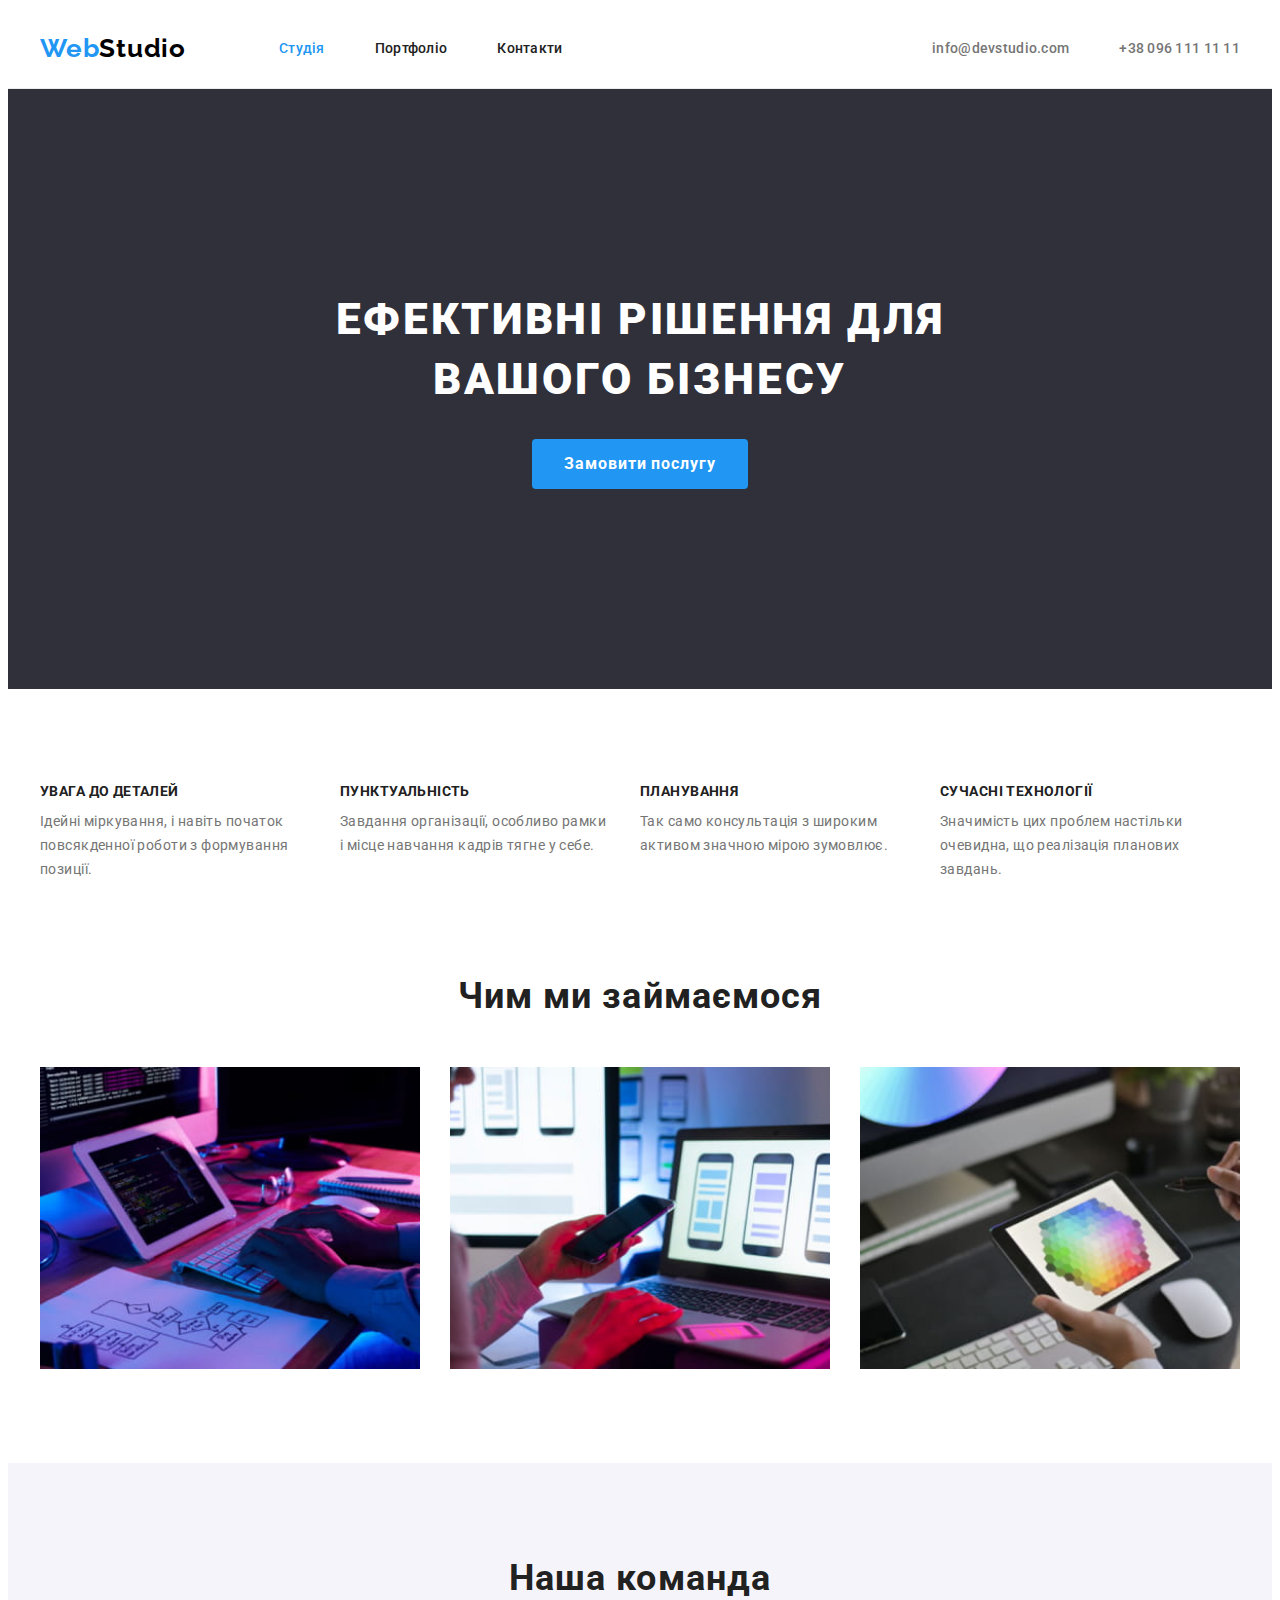
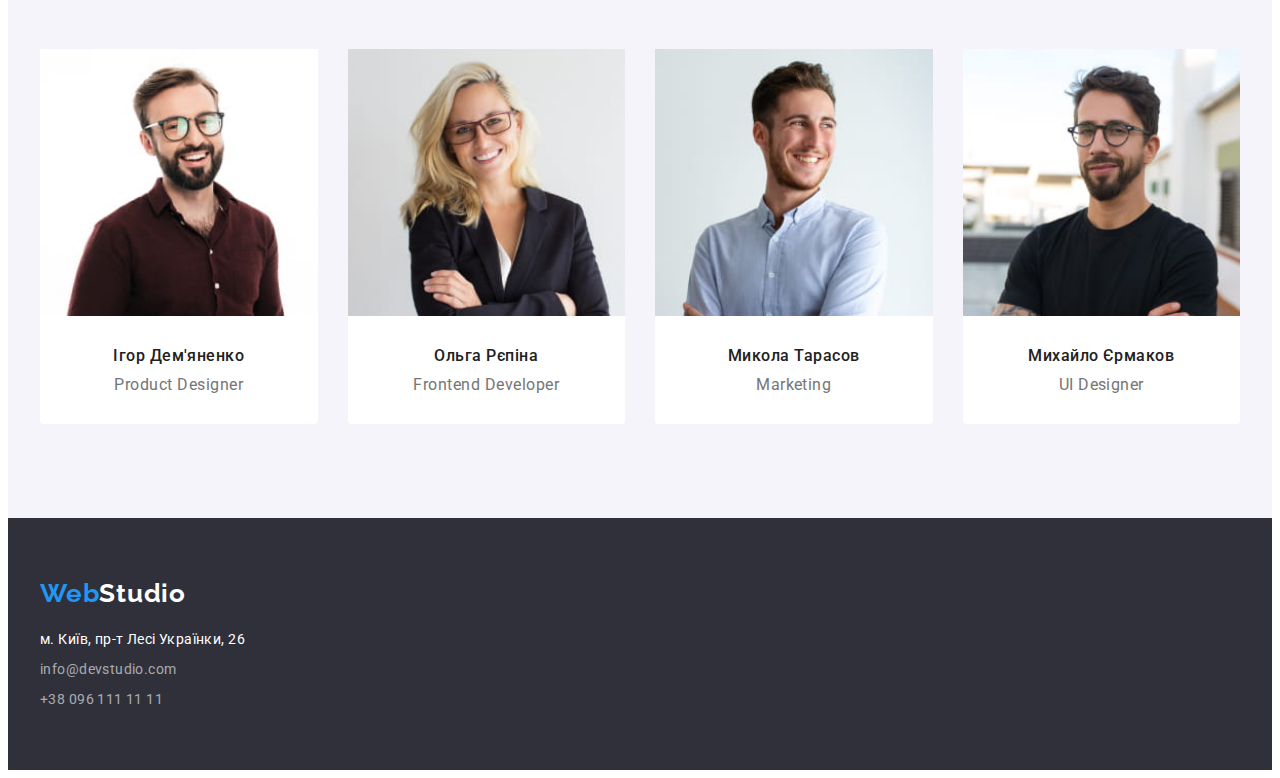
<file: index.html>
<!DOCTYPE html>
<html lang="uk">
  <head>
    <meta charset="UTF-8" />
    <meta http-equiv="X-UA-Compatible" content="IE=edge" />
    <meta name="viewport" content="width=device-width, initial-scale=1.0" />
    <title>Web Studio</title>
    <link rel="preconnect" href="https://fonts.googleapis.com" />
    <link rel="preconnect" href="https://fonts.gstatic.com" crossorigin />
    <link
      href="https://fonts.googleapis.com/css2?family=Raleway:wght@700&family=Roboto:wght@400;500;700;900&display=swap"
      rel="stylesheet"
    />
    <link
      rel="stylesheet"
      href="https://cdnjs.cloudflare.com/ajax/libs/modern-normalize/1.1.0/modern-normalize.min.css"
      integrity="sha512-wpPYUAdjBVSE4KJnH1VR1HeZfpl1ub8YT/NKx4PuQ5NmX2tKuGu6U/JRp5y+Y8XG2tV+wKQpNHVUX03MfMFn9Q=="
      crossorigin="anonymous"
      referrerpolicy="no-referrer"
    />
    <link rel="stylesheet" href="./css/styles.css" type="text/css" />
  </head>
  <body>
    <header class="header">
      <!-- Навігація -->
      <div class="container">
        <nav class="main-nav">
          <!-- Логотип -->
          <a href="./index.html" lang="en" class="logo">
            <span class="logo-web">Web</span>Studio
          </a>
          <ul class="header-nav list">
            <li class="header-nav-item">
              <a href="./index.html" class="header-nav-link current link">
                Студія</a
              >
            </li>
            <li class="header-nav-item">
              <a href="./portfolio.html" class="header-nav-link link">
                Портфоліо
              </a>
            </li>
            <li class="header-nav-item">
              <a href="#" class="header-nav-link link">Контакти</a>
            </li>
          </ul>
        </nav>
        <ul class="header-contacts list">
          <li class="header-contact-item">
            <a href="mailto:info@devstudio.com" class="header-contact link">
              info@devstudio.com
            </a>
          </li>
          <li class="header-contact-item">
            <a href="tel:+380961111111" class="header-contact link">
              +38 096 111 11 11
            </a>
          </li>
        </ul>
      </div>
    </header>
    <main>
      <!-- Hero -->
      <section class="hero section">
        <div class="container">
          <h1 class="hero-title">Ефективні рішення для вашого бізнесу</h1>
          <button type="button" class="hero-button">Замовити послугу</button>
        </div>
      </section>
      <!-- Переваги -->
      <section class="advantages section">
        <div class="container">
          <h2 class="title-hidden">Наші переваги</h2>
          <ul class="advantages-list list">
            <li class="advantages-item">
              <h3 class="advantages-title">Увага до деталей</h3>
              <p class="advantages-text">
                Ідейні міркування, і навіть початок повсякденної роботи з
                формування позиції.
              </p>
            </li>
            <li class="advantages-item">
              <h3 class="advantages-title">Пунктуальність</h3>
              <p class="advantages-text">
                Завдання організації, особливо рамки і місце навчання кадрів
                тягне у себе.
              </p>
            </li>
            <li class="advantages-item">
              <h3 class="advantages-title">Планування</h3>
              <p class="advantages-text">
                Так само консультація з широким активом значною мірою зумовлює.
              </p>
            </li>
            <li class="advantages-item">
              <h3 class="advantages-title">Сучасні технології</h3>
              <p class="advantages-text">
                Значимість цих проблем настільки очевидна, що реалізація
                планових завдань.
              </p>
            </li>
          </ul>
        </div>
      </section>
      <!-- Чим ми займаємося -->
      <section class="speciality section">
        <div class="container">
          <h2 class="speciality-title section-title">Чим ми займаємося</h2>
          <ul class="speciality-list list">
            <li class="speciality-item">
              <img
                src="./images/coder.jpg"
                alt="Програміст, який працює за робочим столом в офісі"
                width="370"
                height="294"
                class="speciality-img img"
              />
            </li>
            <li class="speciality-item">
              <img
                src="./images/ui-designer.jpg"
                alt="Юай-дизайнер з телефоном в руці переглядає макети веб-інтерфейсу на ноутбуці"
                width="370"
                height="294"
                class="speciality-img img"
              />
            </li>
            <li class="speciality-item">
              <img
                src="./images/artist.jpg"
                alt="Творчий художник веб-дизайну тримає графічний планшет із палітрою кольорів"
                width="370"
                height="294"
                class="speciality-img img"
              />
            </li>
          </ul>
        </div>
      </section>
      <!-- Команда -->
      <section class="team section">
        <div class="container">
          <h2 class="team-title section-title">Наша команда</h2>
          <ul class="team-list list">
            <li class="team-card">
              <img
                src="./images/igor.jpg"
                alt="Молодий білий чоловік з темним коротким волоссям і короткою бородою в окулярах та темно-бордовій сорочці"
                width="270"
                height="260"
                class="team-member-img img"
              />
              <div class="team-member-footer">
                <h3 class="team-member">Ігор Дем'яненко</h3>
                <p class="team-member-position">Product Designer</p>
              </div>
            </li>
            <li class="team-card">
              <img
                src="./images/olga.jpg"
                alt="Молода біла жінка з довгим білявим волоссям в окулярах та чорному піджаку"
                width="270"
                height="260"
                class="team-member-img img"
              />
              <div class="team-member-footer">
                <h3 class="team-member">Ольга Рєпіна</h3>
                <p class="team-member-position">Frontend Developer</p>
              </div>
            </li>
            <li class="team-card">
              <img
                src="./images/mykola.jpg"
                alt="Молодий білий чоловік з русявим волоссям та короткою бородою в блакитній сорочці"
                width="270"
                height="260"
                class="team-member-img img"
              />
              <div class="team-member-footer">
                <h3 class="team-member">Микола Тарасов</h3>
                <p class="team-member-position">Marketing</p>
              </div>
            </li>
            <li class="team-card">
              <img
                src="./images/mykhailo.jpg"
                alt="Молодий білий чоловік з темним коротким волоссям і короткою бородою в окулярах та чорній футболці"
                width="270"
                height="260"
                class="team-member-img img"
              />
              <div class="team-member-footer">
                <h3 class="team-member">Михайло Єрмаков</h3>
                <p class="team-member-position">UI Designer</p>
              </div>
            </li>
          </ul>
        </div>
      </section>
    </main>
    <!-- Підвал -->
    <footer class="footer">
      <div class="container">
        <a href="./index.html" lang="en" class="footer-logo logo-link">
          <span class="logo-web">Web</span>Studio
        </a>
        <address>
          <ul class="footer-contacts list">
            <li class="footer-contact-item">
              <a
                href="https://goo.gl/maps/NJSrtaBUTpCPPySD8"
                rel="nofollow noreferrer noopener"
                class="footer-contact address link"
              >
                м. Київ, пр-т Лесі Українки, 26
              </a>
            </li>
            <li class="footer-contact-item">
              <a href="mailto:info@devstudio.com" class="footer-contact link">
                info@devstudio.com
              </a>
            </li>
            <li class="footer-contact-item">
              <a href="tel:+380961111111" class="footer-contact link">
                +38 096 111 11 11
              </a>
            </li>
          </ul>
        </address>
      </div>
    </footer>
  </body>
</html>
</file>
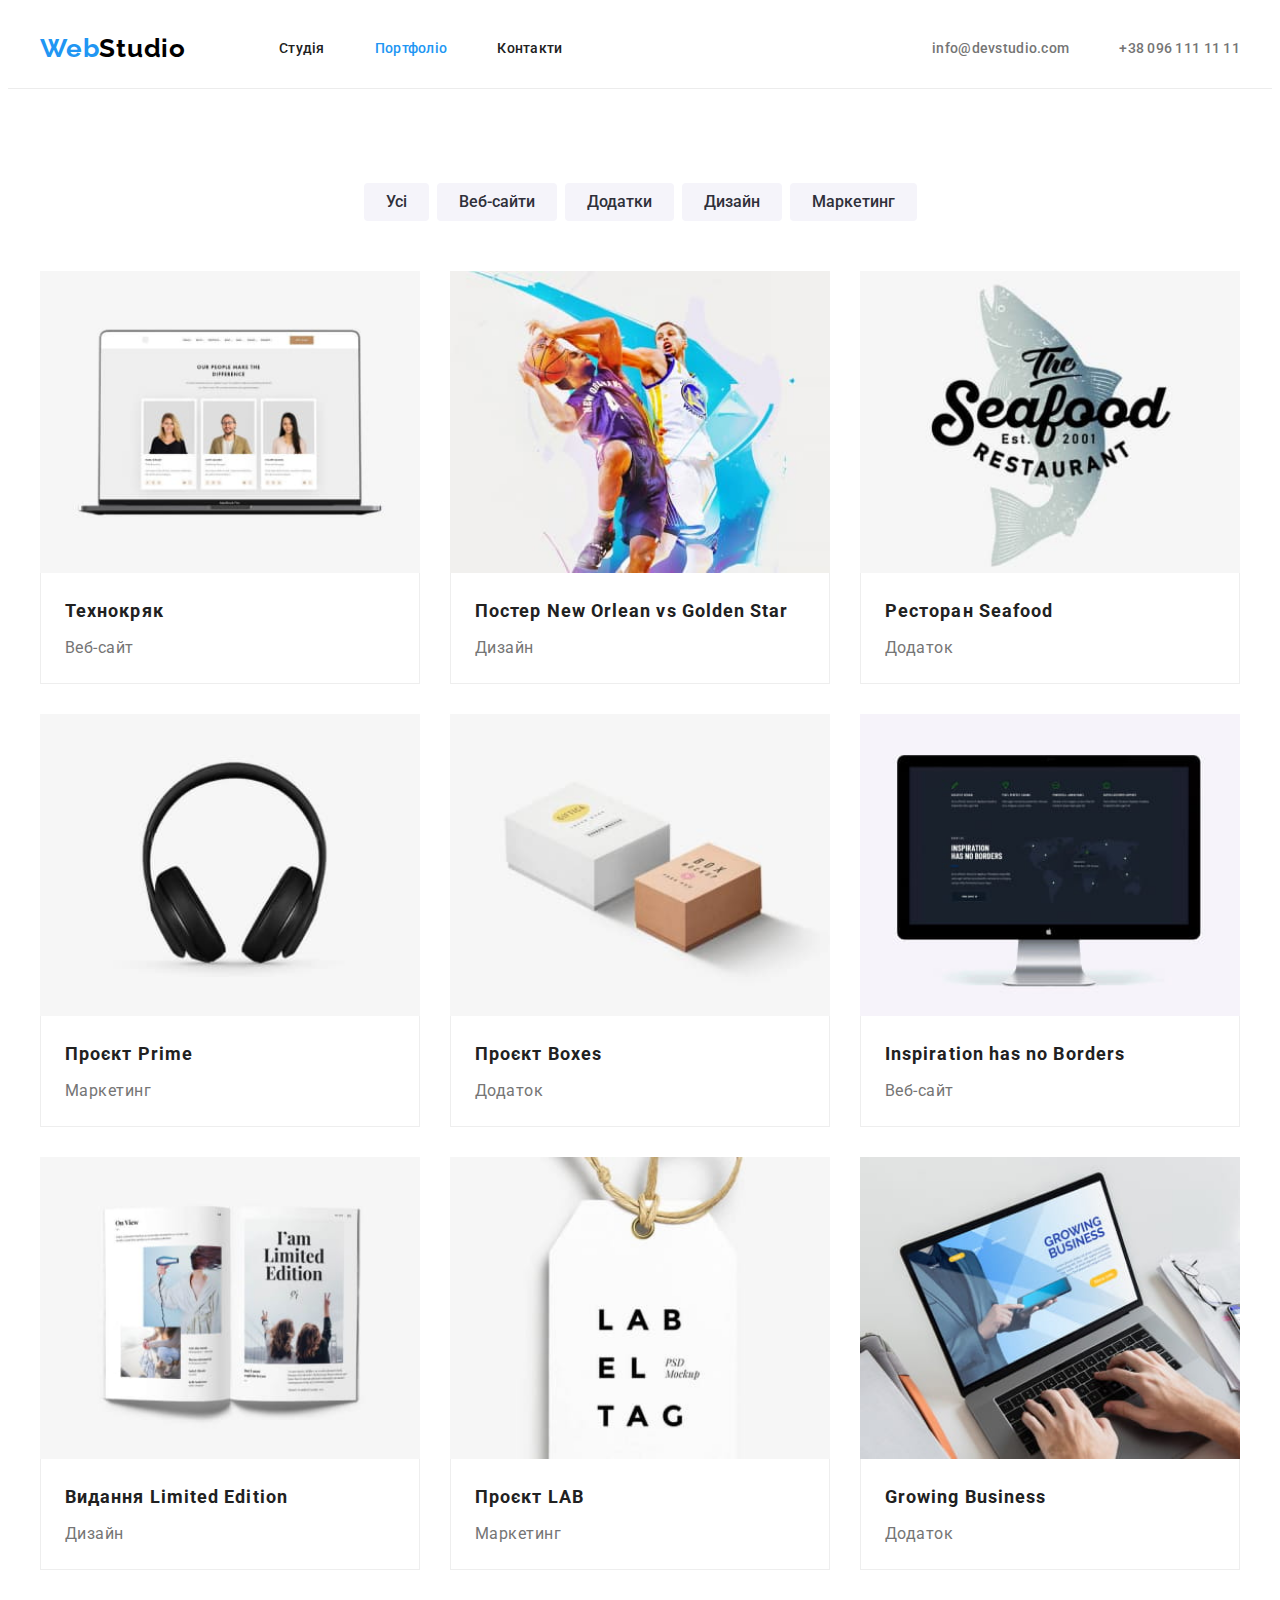
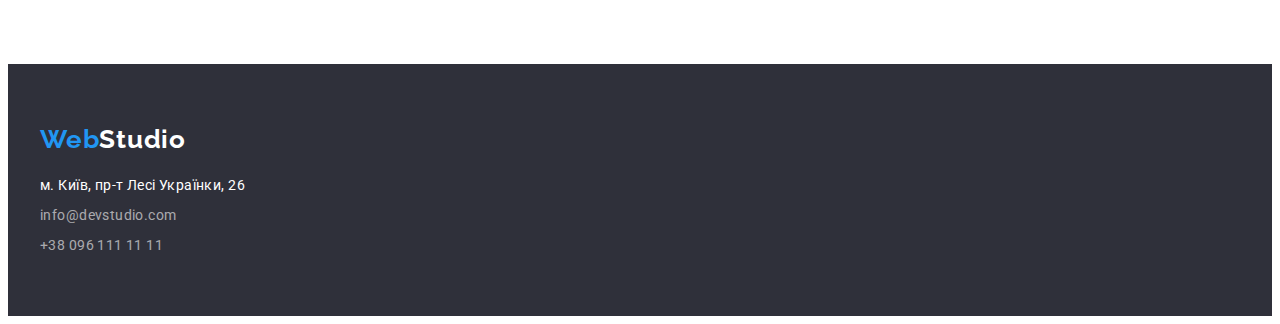
<file: portfolio.html>
<!DOCTYPE html>
<html lang="uk">
  <head>
    <meta charset="UTF-8" />
    <meta http-equiv="X-UA-Compatible" content="IE=edge" />
    <meta name="viewport" content="width=device-width, initial-scale=1.0" />
    <title>Портфоліо</title>
    <link rel="preconnect" href="https://fonts.googleapis.com" />
    <link rel="preconnect" href="https://fonts.gstatic.com" crossorigin />
    <link
      href="https://fonts.googleapis.com/css2?family=Raleway:wght@700&family=Roboto:wght@400;500;700;900&display=swap"
      rel="stylesheet"
    />
    <link
      rel="stylesheet"
      href="https://cdnjs.cloudflare.com/ajax/libs/modern-normalize/1.1.0/modern-normalize.min.css"
      integrity="sha512-wpPYUAdjBVSE4KJnH1VR1HeZfpl1ub8YT/NKx4PuQ5NmX2tKuGu6U/JRp5y+Y8XG2tV+wKQpNHVUX03MfMFn9Q=="
      crossorigin="anonymous"
      referrerpolicy="no-referrer"
    />
    <link rel="stylesheet" href="./css/styles.css" type="text/css" />
  </head>
  <body>
    <header class="header">
      <!-- Навігація -->
      <div class="container">
        <nav class="main-nav">
          <!-- Логотип -->
          <a href="./index.html" lang="en" class="logo">
            <span class="logo-web">Web</span>Studio
          </a>
          <ul class="header-nav list">
            <li class="header-nav-item">
              <a href="./index.html" class="header-nav-link link">Студія</a>
            </li>
            <li class="header-nav-item">
              <a href="./portfolio.html" class="header-nav-link current link"
                >Портфоліо</a
              >
            </li>
            <li class="header-nav-item">
              <a href="#" class="header-nav-link link">Контакти</a>
            </li>
          </ul>
        </nav>
        <ul class="header-contacts list">
          <li class="header-contact-item">
            <a href="mailto:info@devstudio.com" class="header-contact link"
              >info@devstudio.com</a
            >
          </li>
          <li class="header-contact-item">
            <a href="tel:+380961111111" class="header-contact link"
              >+38 096 111 11 11</a
            >
          </li>
        </ul>
      </div>
    </header>
    <main>
      <section class="section">
        <div class="container">
          <h1 class="title-hidden">Портфоліо</h1>
          <!-- Кнопки фільтру -->
          <ul class="filter-list list">
            <li><button type="button" class="filter-button">Усі</button></li>
            <li>
              <button type="button" class="filter-button">Веб-сайти</button>
            </li>
            <li>
              <button type="button" class="filter-button">Додатки</button>
            </li>
            <li><button type="button" class="filter-button">Дизайн</button></li>
            <li>
              <button type="button" class="filter-button">Маркетинг</button>
            </li>
          </ul>
          <!-- Картки портфоліо -->
          <ul class="portfolio-list list">
            <li class="portfolio-card">
              <a href="#" class="portfolio-card-link link">
                <img
                  src="./images/technocrjak.jpg"
                  alt="відкритий ноутбук"
                  width="370"
                  height="294"
                  class="portfolio-card-img img"
                />
                <div class="portfolio-card-footer">
                  <h2 class="portfolio-card-title">Технокряк</h2>
                  <p class="portfolio-card-text">Веб-сайт</p>
                </div>
              </a>
            </li>
            <li class="portfolio-card">
              <a href="#" class="portfolio-card-link link">
                <img
                  src="./images/basketball.jpg"
                  alt="двоє баскетболістів з м'ячем"
                  width="370"
                  height="294"
                  class="portfolio-card-img img"
                />
                <div class="portfolio-card-footer">
                  <h2 class="portfolio-card-title">
                    Постер New Orlean vs Golden Star
                  </h2>
                  <p class="portfolio-card-text">Дизайн</p>
                </div>
              </a>
            </li>
            <li class="portfolio-card">
              <a href="#" class="portfolio-card-link link">
                <img
                  src="./images/seafood.jpg"
                  alt="напис сіфуд ресторан на фоні лосося"
                  width="370"
                  height="294"
                  class="portfolio-card-img img"
                />
                <div class="portfolio-card-footer">
                  <h2 class="portfolio-card-title">Ресторан Seafood</h2>
                  <p class="portfolio-card-text">Додаток</p>
                </div>
              </a>
            </li>
            <li class="portfolio-card">
              <a href="#" class="portfolio-card-link link">
                <img
                  src="./images/prime.jpg"
                  alt="навушники"
                  width="370"
                  height="294"
                  class="portfolio-card-img img"
                />
                <div class="portfolio-card-footer">
                  <h2 class="portfolio-card-title">Проєкт Prime</h2>
                  <p class="portfolio-card-text">Маркетинг</p>
                </div>
              </a>
            </li>
            <li class="portfolio-card">
              <a href="#" class="portfolio-card-link link">
                <img
                  src="./images/boxes.jpg"
                  alt="дві коробки"
                  width="370"
                  height="294"
                  class="portfolio-card-img img"
                />
                <div class="portfolio-card-footer">
                  <h2 class="portfolio-card-title">Проєкт Boxes</h2>
                  <p class="portfolio-card-text">Додаток</p>
                </div>
              </a>
            </li>
            <li class="portfolio-card">
              <a href="#" class="portfolio-card-link link">
                <img
                  src="./images/no-borders.jpg"
                  alt="епл монітор з картою світу"
                  width="370"
                  height="294"
                  class="portfolio-card-img img"
                />
                <div class="portfolio-card-footer">
                  <h2 class="portfolio-card-title">
                    Inspiration has no Borders
                  </h2>
                  <p class="portfolio-card-text">Веб-сайт</p>
                </div>
              </a>
            </li>
            <li class="portfolio-card">
              <a href="#" class="portfolio-card-link link">
                <img
                  src="./images/limited-edition.jpg"
                  alt="розгорнутий журнал"
                  width="370"
                  height="294"
                  class="portfolio-card-img img"
                />
                <div class="portfolio-card-footer">
                  <h2 class="portfolio-card-title">Видання Limited Edition</h2>
                  <p class="portfolio-card-text">Дизайн</p>
                </div></a
              >
            </li>
            <li class="portfolio-card">
              <a href="#" class="portfolio-card-link link">
                <img
                  src="./images/lab.jpg"
                  alt="бірка з написом лейбел тег"
                  width="370"
                  height="294"
                  class="portfolio-card-img img"
                />
                <div class="portfolio-card-footer">
                  <h2 class="portfolio-card-title">Проєкт LAB</h2>
                  <p class="portfolio-card-text">Маркетинг</p>
                </div>
              </a>
            </li>
            <li class="portfolio-card">
              <a href="#" class="portfolio-card-link link">
                <img
                  src="./images/business.jpg"
                  alt="чоловічі руки друкують за відкритим ноутбуком"
                  width="370"
                  height="294"
                  class="portfolio-card-img img"
                />
                <div class="portfolio-card-footer">
                  <h2 class="portfolio-card-title">Growing Business</h2>
                  <p class="portfolio-card-text">Додаток</p>
                </div>
              </a>
            </li>
          </ul>
        </div>
      </section>
    </main>
    <!-- Підвал -->
    <footer class="footer">
      <div class="container">
        <a href="./index.html" lang="en" class="footer-logo logo-link">
          <span class="logo-web">Web</span>Studio
        </a>
        <address>
          <ul class="footer-contacts list">
            <li class="footer-contact-item">
              <a
                href="https://goo.gl/maps/NJSrtaBUTpCPPySD8"
                rel="nofollow noreferrer noopener"
                class="footer-contact address link"
                >м. Київ, пр-т Лесі Українки, 26
              </a>
            </li>
            <li class="footer-contact-item">
              <a href="mailto:info@devstudio.com" class="footer-contact link"
                >info@devstudio.com</a
              >
            </li>
            <li class="footer-contact-item">
              <a href="tel:+380961111111" class="footer-contact link"
                >+38 096 111 11 11</a
              >
            </li>
          </ul>
        </address>
      </div>
    </footer>
  </body>
</html>
</file>
<file: css/styles.css>
/* Primary Background #FFFFFF */
/* Secondary Background #2F303A */
/* Team Section Background #F5F4FA */
/* Accent #2196F3 */
/* Primary Text #757575 */
/* Secondary Text #212121 */
/* Footer Contacts rgba(255, 255, 255, 0.6); */
/* Filter Button #F5F4FA */
/* Hero Button Active #188CE8 */
/* Header Border #ECECEC */
/* Portfolio Card Border #EEEEEE */

:root {
  --background-primary: #ffffff;
  --background-secondary: #2f303a;
  --background-button-and-team: #f5f4fa;
  --text-primary: #757575;
  --text-secondary: #212121;
  --text-footer-contacts: rgba(255, 255, 255, 0.6);
  --accent: #2196f3;
  --header-logo-color: #000000;
  --hero-button-active: #188ce8;
  --header-border: #ECECEC;
  --portfolio-card-border: #EEEEEE;
}

body {
  background-color: var(--background-primary);
  color: var(--text-primary);
  font-family: Roboto, "Helvetica Neue", "Segoe UI", sans-serif;
}

h1,
h2,
h3,
h4,
h5,
h6,
p {
  margin: 0;
}

ul {
  list-style: none;
  margin: 0;
  padding: 0;
}

.title-hidden {
  position: absolute;
  clip: rect(0 0 0 0);
  width: 1px;
  height: 1px;
  margin: -1px;
}

.section-title {
  font-size: 36px;
  line-height: calc(42 / 36);
  letter-spacing: 0.03em;
  text-align: center;
  color: var(--text-secondary);
}

.link,
.logo-link {
  font-style: normal;
  text-decoration: none;
}

.hero,
.footer {
  background-color: var(--background-secondary);
}

.container {
  width: 1200px;
  margin-left: auto;
  margin-right: auto;
  padding-right: 15px;
  padding-left: 15px;
}

.section {
  padding-top: 94px;
  padding-bottom: 94px;
}

.img {
  display: block;
  width: 100%;
  height: auto;
}

/* -----------Навігація----------- */

.header {
  border-bottom: 1px solid var(--header-border);
}

.header .container,
.main-nav,
.header-nav,
.header-contacts {
  display: flex;
}

.header-nav {
  gap: 50px;
  flex-basis: calc((100% - 100px) / 3);
}

.header-contacts {
  gap: 50px;
}

.main-nav,
.header-contacts {
  align-items: center;
}

.header-nav {
  margin-left: 93px;
}

.logo {
  padding-top: 24px;
  padding-bottom: 24px;
  font-family: Raleway, sans-serif;
  font-weight: 700;
  font-size: 26px;
  line-height: calc(31 / 26);
  letter-spacing: 0.03em;
  text-decoration: none;
  color: var(--header-logo-color);
}

.header-nav-link,
.header-contact {
  display: block;
  padding: 32px 0;

  font-weight: 500;
  font-size: 14px;
  line-height: calc(16 / 14);
  letter-spacing: 0.02em;
  text-decoration: none;
  color: var(--text-secondary);
}

.logo-web,
.current,
.link:hover,
.link:focus {
  color: var(--accent);
}

.header-contacts {
  margin-left: auto;
}

.header-contact {
  color: inherit;
}

/* -----------Hero----------- */

.hero {
  text-align: center;
  padding: 200px 0;
}

.hero-title {
  width: 696px;
  margin-left: auto;
  margin-right: auto;
  margin-bottom: 30px;
  font-weight: 900;
  font-size: 44px;
  line-height: calc(60 / 44);
  text-align: center;
  letter-spacing: 0.06em;
  text-transform: uppercase;
  color: var(--background-primary);
}

.hero-button {
  display: inline-block;
  text-align: center;
  padding: 10px 32px;
  border-radius: 4px;
  border: 0 solid transparent;
  font-family: inherit;
  font-weight: 700;
  font-size: 16px;
  line-height: calc(30 / 16);
  letter-spacing: 0.06em;
  background-color: var(--accent);
  color: var(--background-primary);
  cursor: pointer;
}

.hero-button:hover,
.hero-button:focus {
  background-color: var(--hero-button-active);
}

/* -----------Переваги----------- */

.advantages-list {
  display: flex;
  gap: 30px;
  flex-basis: calc((100% - 3 * 30px) / 4);
}

.advantages-item {
  width: 270px;
}

.advantages-title {
  margin-bottom: 10px;
  font-size: 14px;
  line-height: calc(16 / 14);
  letter-spacing: 0.03em;
  text-transform: uppercase;
  color: var(--text-secondary);
}

.advantages-text {
  font-weight: 400;
  font-size: 14px;
  line-height: calc(24 / 14);
  letter-spacing: 0.03em;
}

/* -----------Чим ми займаємося----------- */

.speciality {
  padding-top: 0;
}

.speciality-title {
  margin-bottom: 50px;
}

.speciality-list {
  display: flex;
  gap: 30px;
}

.speciality-item {
  width: calc((100% - 60px) / 3);
}

/* -----------Команда----------- */

.team-title {
  margin-bottom: 50px;
}

.team-list {
  display: flex;
  flex-wrap: wrap;
  gap: 30px;
}

.team {
  background-color: var(--background-button-and-team);
}

.team-card {
  border-radius: 0px 0px 4px 4px;
  width: calc((100% - 90px) / 4);
  background-color: var(--background-primary);
}

.team-member-footer {
  padding-top: 30px;
  padding-bottom: 30px;
  text-align: center;
}

.team-member {
  margin-bottom: 10px;
  font-weight: 500;
  font-size: 16px;
  line-height: calc(19 / 16);
  letter-spacing: 0.03em;
  color: var(--text-secondary);
}

.team-member-position {
  font-size: 16px;
  line-height: calc(19 / 16);
  letter-spacing: 0.03em;
}

/* -----------Підвал----------- */

.footer {
  background-color: var(--background-secondary);
}

.footer {
  padding-top: 60px;
  padding-bottom: 60px;
}

.footer-logo {
  display: block;
  margin-bottom: 20px;
  font-family: Raleway, sans-serif;
  font-weight: 700;
  font-size: 26px;
  line-height: calc(31 / 26);
  letter-spacing: 0.03em;
  color: var(--background-primary);
}

.footer-contact {
  font-size: 14px;
  line-height: calc(21 / 14);
  letter-spacing: 0.03em;
  color: var(--text-footer-contacts);
}

.footer-contact-item:not(:last-child) {
  margin-bottom: 9px;
}

.address {
  color: var(--background-primary);
}

/* -----------ПОРТФОЛІО----------- */

/* -----------Кнопки фільтру----------- */

.filter-list {
  display: flex;
  justify-content: center;
  gap: 8px;
  margin-bottom: 50px;
}

.filter-button {
  padding: 6px 22px;
  font-family: inherit;
  font-weight: 500;
  font-size: 16px;
  line-height: calc(26 / 16);
  letter-spacing: 0.03em;
  text-align: center;
  letter-spacing: inherit;
  background-color: var(--background-button-and-team);
  color: var(--background-secondary);
  border: 0 solid transparent;
  border-radius: 4px;
  cursor: pointer;
}

.filter-button:hover,
.filter-button:focus {
  background-color: var(--accent);
  color: var(--background-primary);
}

/* -----------Картки портфоліо----------- */

.portfolio-list {
  display: flex;
  flex-wrap: wrap;
  gap: 30px;

}

.portfolio-card {
  width: calc((100% - 60px) / 3);
}

.portfolio-card-footer {
  padding: 20px 24px;
  border-right: 1px solid var(--portfolio-card-border);
  border-left: 1px solid var(--portfolio-card-border);
  border-bottom: 1px solid var(--portfolio-card-border);
}

.portfolio-card-title {
  margin-bottom: 4px;
  font-size: 18px;
  line-height: calc(36 / 18);
  letter-spacing: 0.06em;
  color: var(--text-secondary);
}

.portfolio-card-text {
  font-size: 16px;
  line-height: calc(30 / 16);
  letter-spacing: 0.03em;
  color: var(--text-primary);
}
</file>
